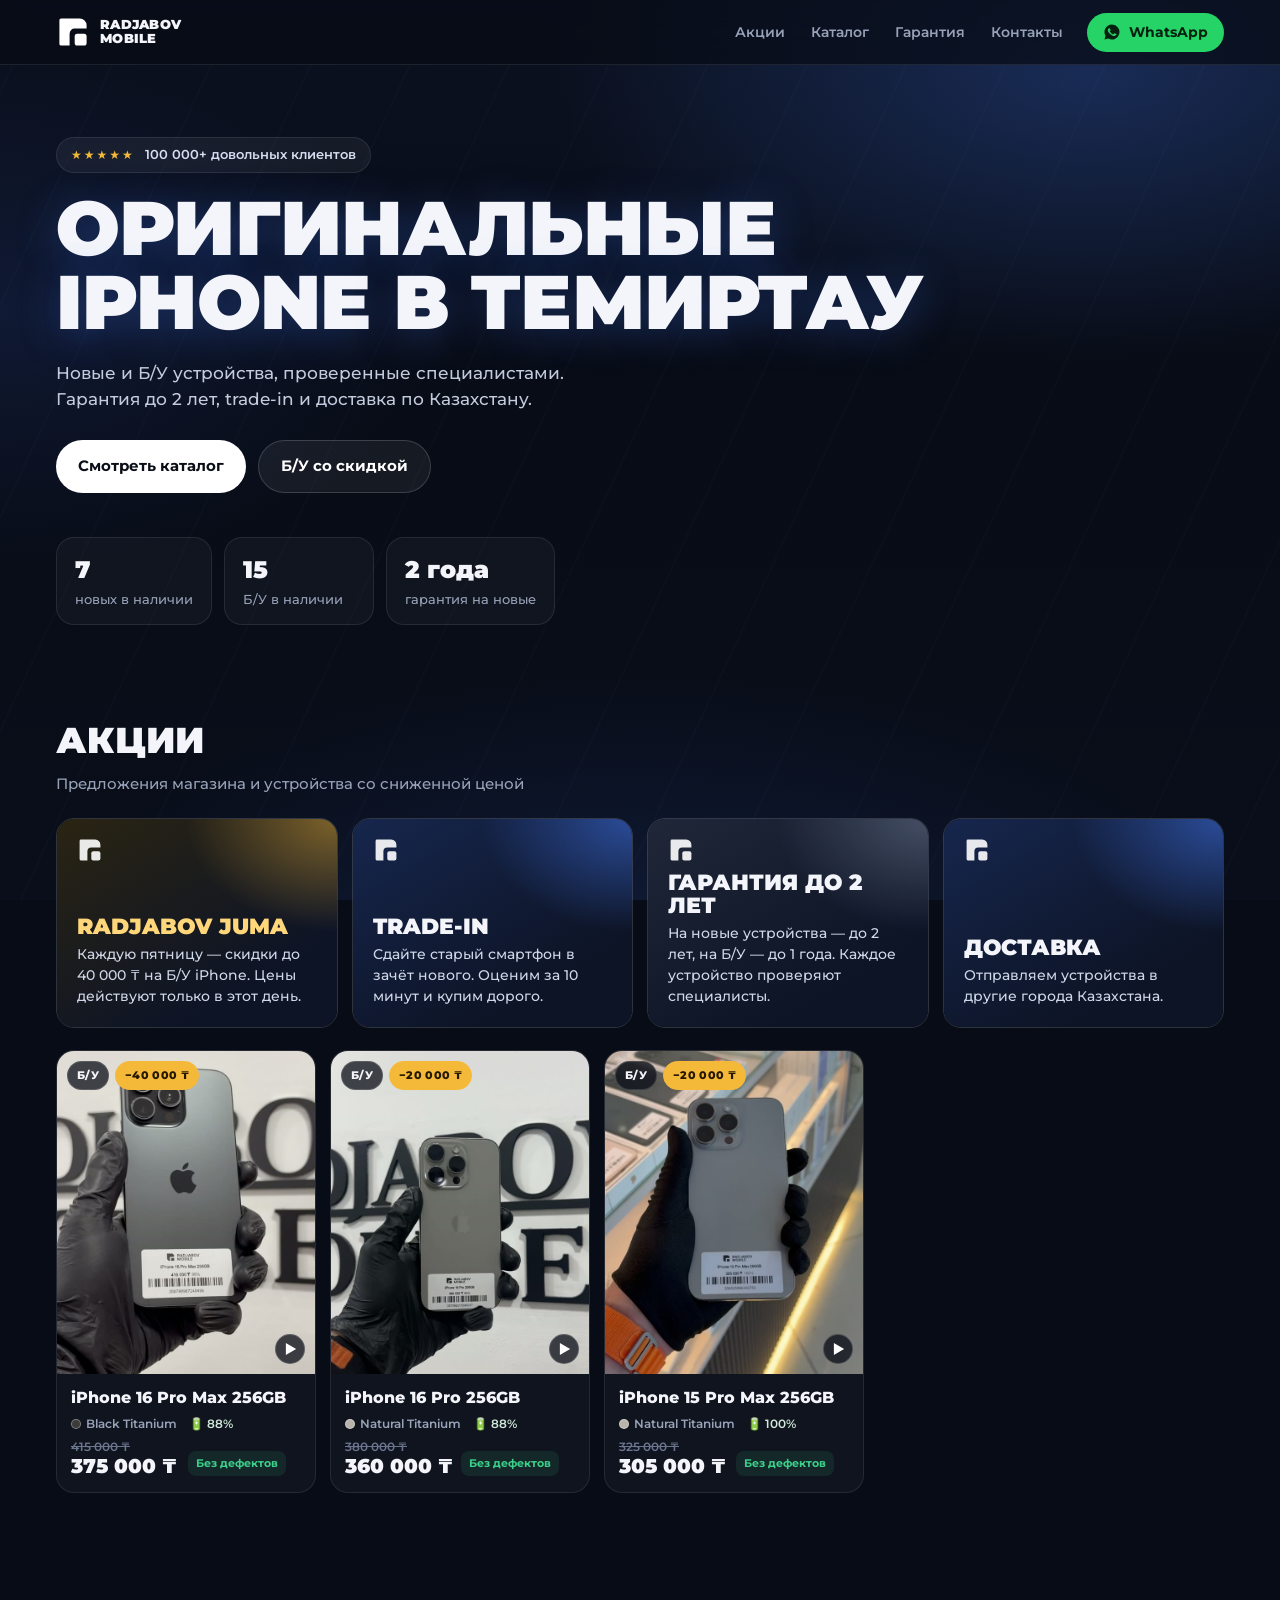
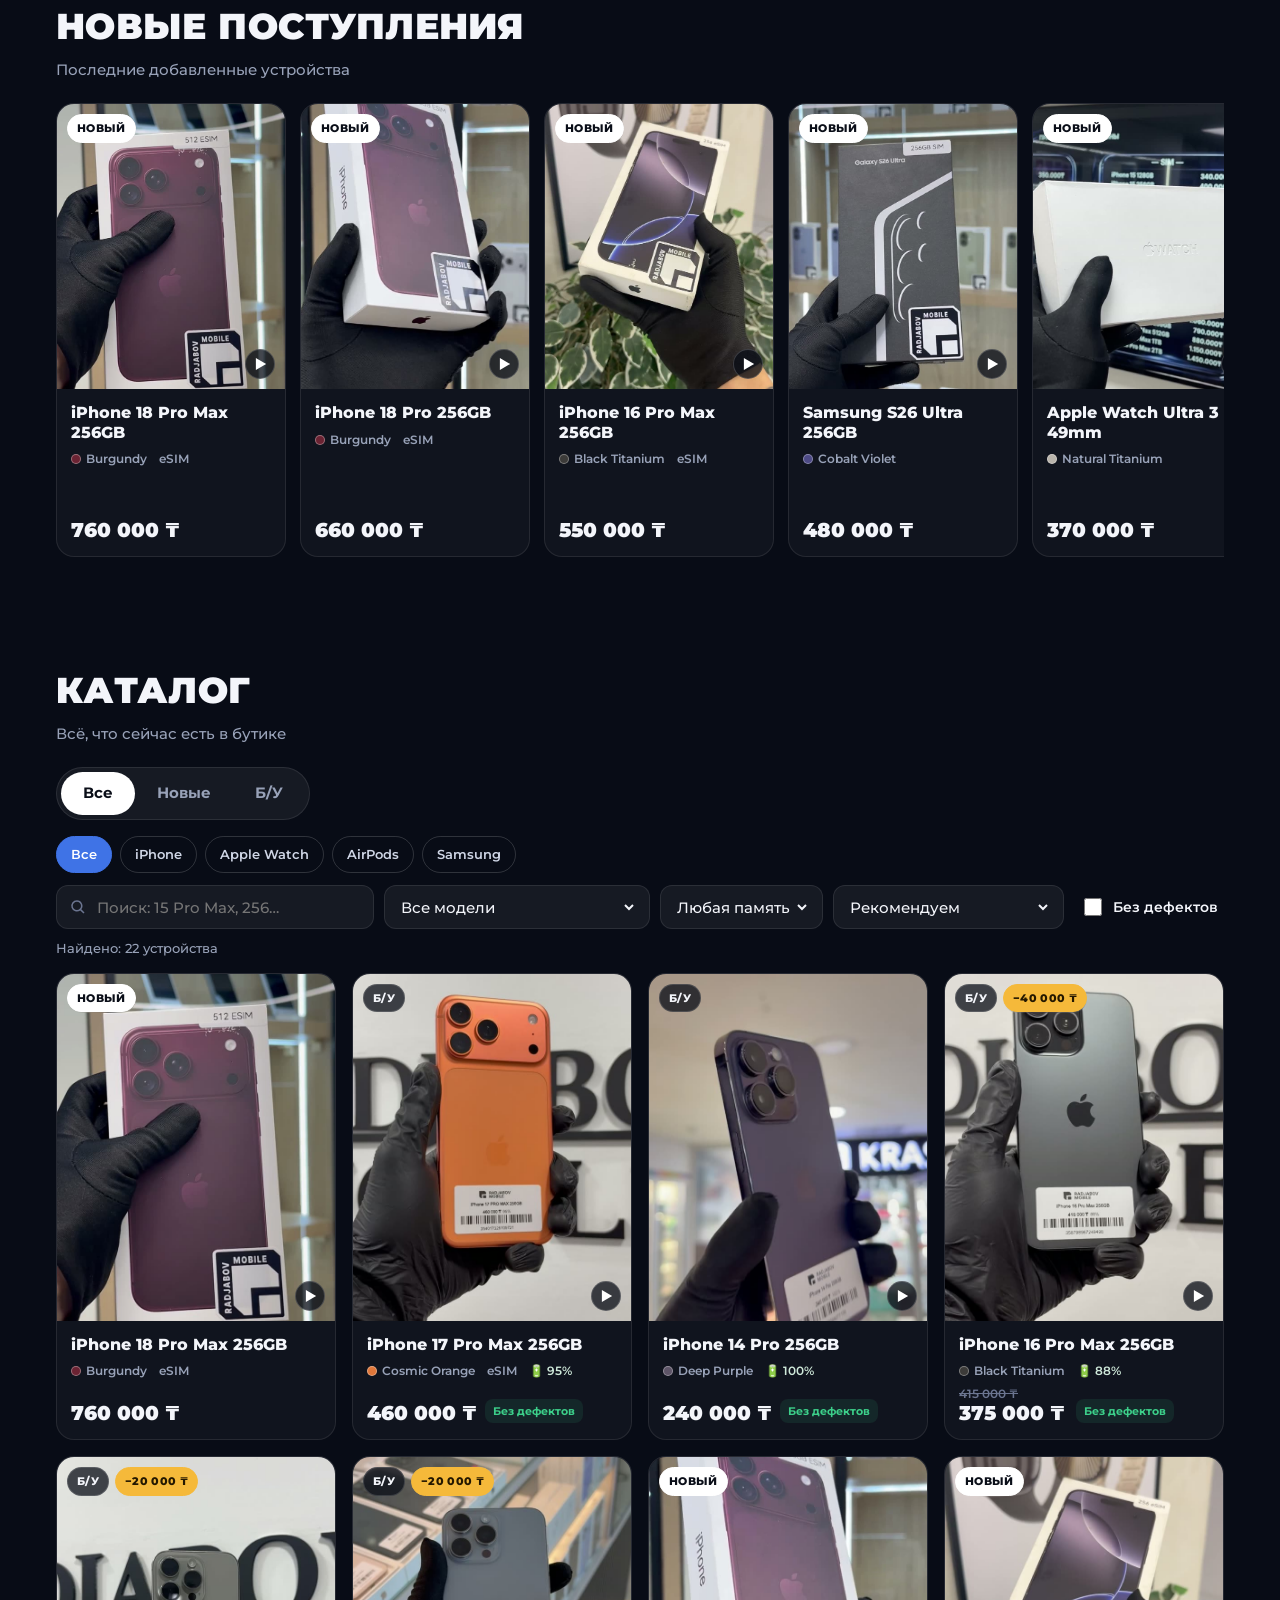
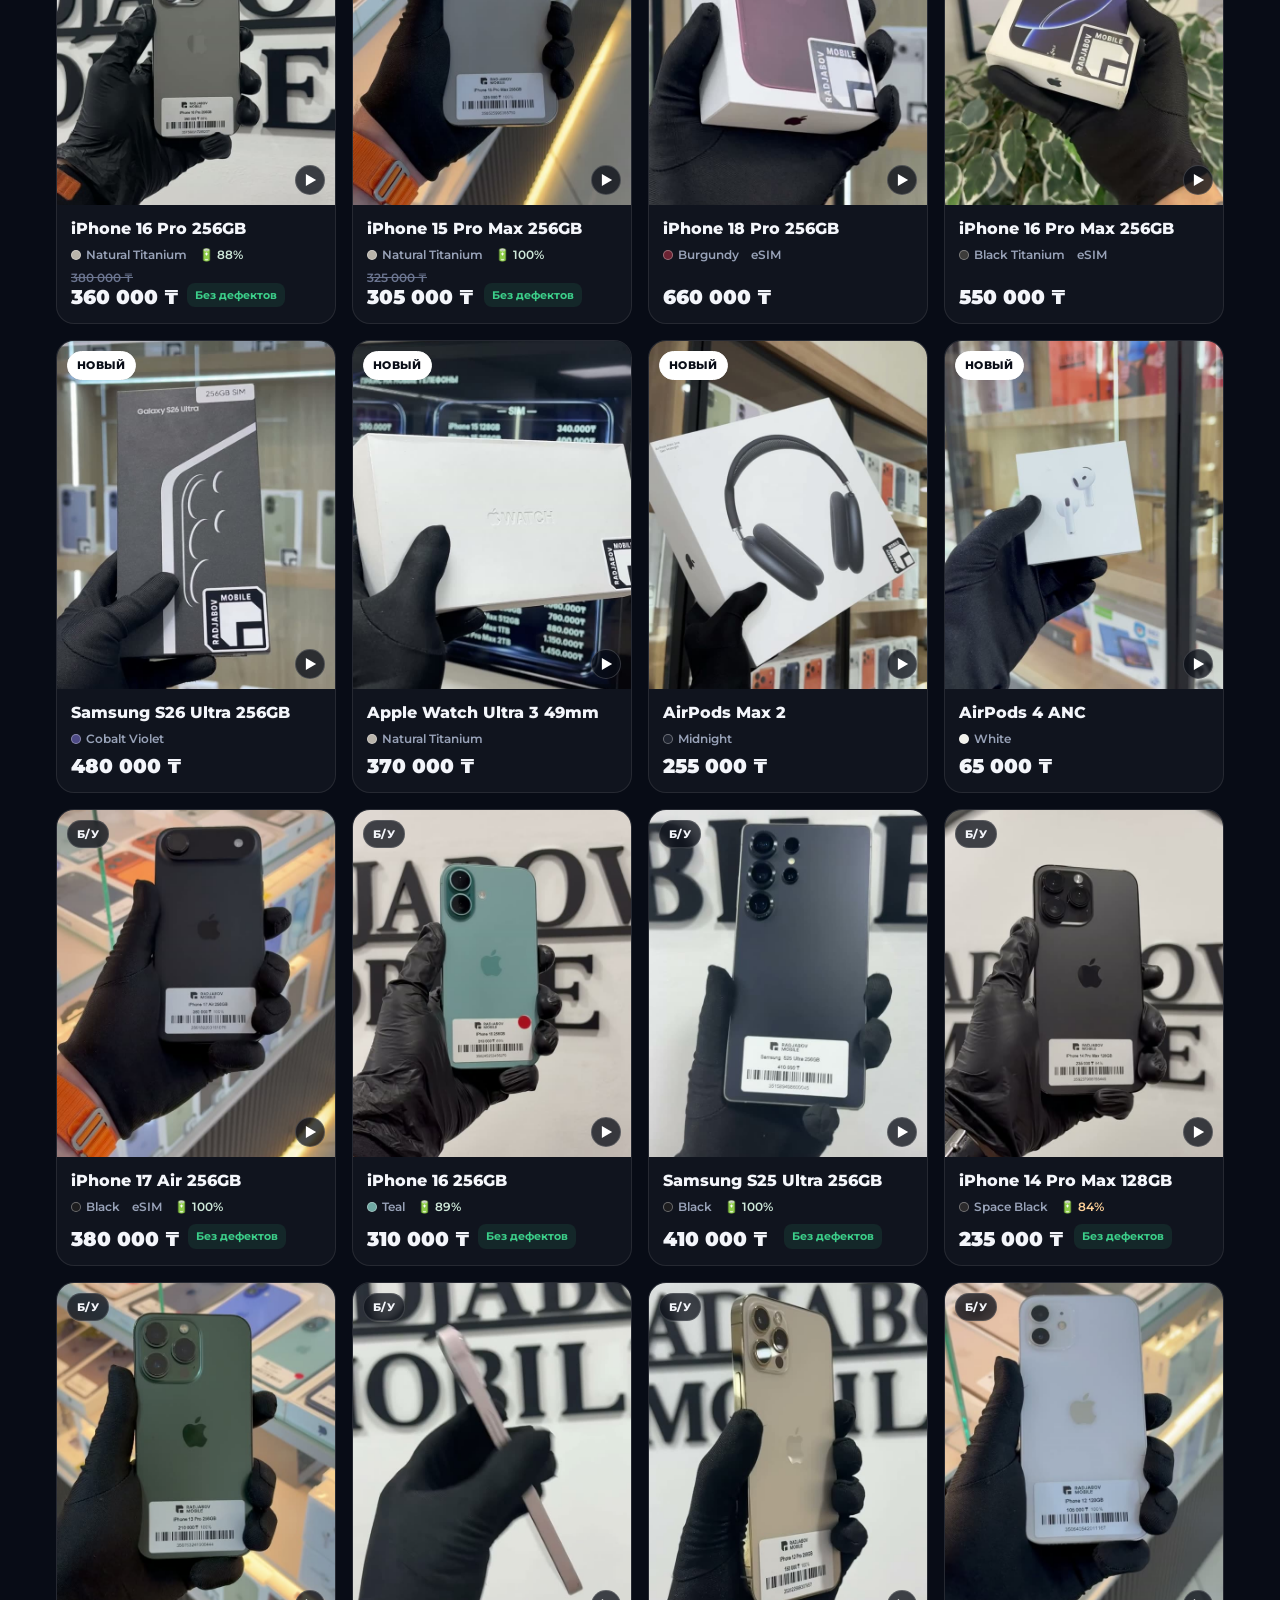
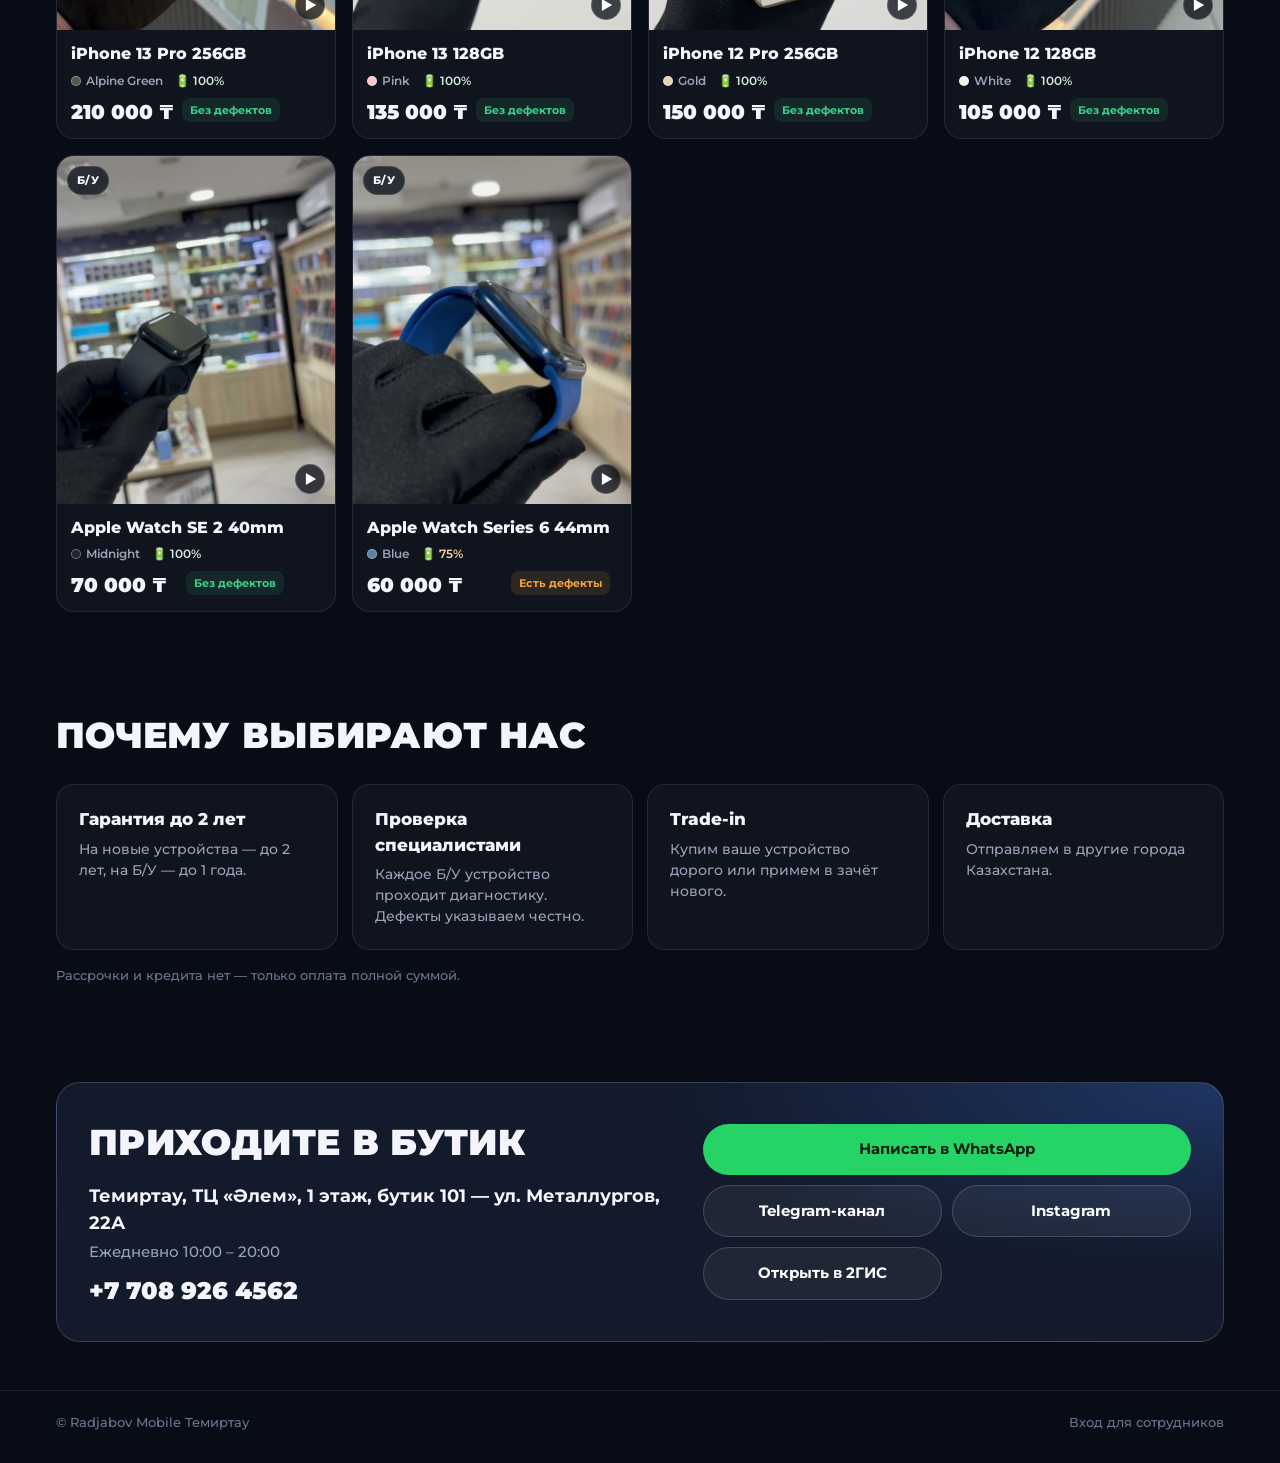
<file: index.html>
<!doctype html>
<html lang="ru">
<head>
<meta charset="utf-8">
<meta name="viewport" content="width=device-width, initial-scale=1, viewport-fit=cover">
<title>Radjabov Mobile Темиртау — оригинальные iPhone, новые и Б/У</title>
<meta name="description" content="Оригинальные iPhone, Apple Watch и AirPods в Темиртау. Новые и Б/У устройства с гарантией до 2 лет. Trade-in, доставка по Казахстану. ТЦ «Әлем», бутик 101.">
<meta name="theme-color" content="#0a0e18">
<link rel="preconnect" href="https://fonts.googleapis.com">
<link rel="preconnect" href="https://fonts.gstatic.com" crossorigin>
<link href="https://fonts.googleapis.com/css2?family=Montserrat:wght@500;600;700;800;900&display=swap" rel="stylesheet">
<link rel="stylesheet" href="styles.css">
</head>
<body>
<div class="sky" aria-hidden="true"></div>

<header class="top">
  <div class="wrap top__in">
    <a href="#" class="brand" aria-label="Radjabov Mobile">
      <span class="brand__mark" id="logoMark"></span>
      <span class="brand__name">RADJABOV<br>MOBILE</span>
    </a>
    <nav class="nav" id="nav">
      <a href="#promo">Акции</a>
      <a href="#catalog">Каталог</a>
      <a href="#why">Гарантия</a>
      <a href="#contacts">Контакты</a>
    </nav>
    <a class="btn btn--wa top__wa" id="topWa" target="_blank" rel="noopener"><svg viewBox="0 0 24 24"><path d="M12 2a10 10 0 0 0-8.6 15.1L2 22l5-1.3A10 10 0 1 0 12 2zm5.3 14.1c-.2.6-1.3 1.2-1.8 1.2-.5.1-1 .2-3.3-.7-2.8-1.1-4.6-4-4.7-4.2-.1-.2-1.1-1.5-1.1-2.9s.7-2 1-2.3c.2-.3.5-.3.7-.3h.5c.2 0 .4 0 .6.5l.8 2c.1.2.1.4 0 .5l-.3.5-.4.4c-.1.1-.3.3-.1.6.2.3.8 1.3 1.7 2.1 1.2 1 2.1 1.4 2.4 1.5.3.1.5.1.6-.1l.9-1.1c.2-.3.4-.2.7-.1l1.9.9c.3.1.5.2.5.3.1.2.1.7-.1 1.2z" fill="currentColor"/></svg><span>WhatsApp</span></a>
  </div>
</header>

<main>
  <!-- HERO -->
  <section class="hero">
    <div class="wrap hero__in">
      <p class="eyebrow"><span class="stars">★★★★★</span> 100 000+ довольных клиентов</p>
      <h1>ОРИГИНАЛЬНЫЕ IPHONE <span class="nowrap">В ТЕМИРТАУ</span></h1>
      <p class="hero__lead">Новые и Б/У устройства, проверенные специалистами. Гарантия до&nbsp;2&nbsp;лет, trade-in и доставка по&nbsp;Казахстану.</p>
      <div class="hero__cta">
        <a href="#catalog" class="btn btn--light">Смотреть каталог</a>
        <a href="#catalog" class="btn btn--glass" data-jump="used">Б/У со скидкой</a>
      </div>
      <ul class="hero__facts">
        <li><b id="cntNew">0</b><span>новых в наличии</span></li>
        <li><b id="cntUsed">0</b><span>Б/У в наличии</span></li>
        <li><b>2 года</b><span>гарантия на новые</span></li>
      </ul>
    </div>
  </section>

  <!-- АКЦИИ -->
  <section class="sec" id="promo">
    <div class="wrap">
      <div class="sec__head">
        <h2>АКЦИИ</h2>
        <p>Предложения магазина и устройства со сниженной ценой</p>
      </div>
      <div class="promos" id="promos"></div>
      <div class="rail" id="saleRail"></div>
    </div>
  </section>

  <!-- НОВЫЕ ПОСТУПЛЕНИЯ -->
  <section class="sec" id="fresh">
    <div class="wrap">
      <div class="sec__head sec__head--row">
        <div><h2>НОВЫЕ ПОСТУПЛЕНИЯ</h2><p>Последние добавленные устройства</p></div>
      </div>
      <div class="rail" id="freshRail"></div>
    </div>
  </section>

  <!-- КАТАЛОГ -->
  <section class="sec" id="catalog">
    <div class="wrap">
      <div class="sec__head"><h2>КАТАЛОГ</h2><p>Всё, что сейчас есть в бутике</p></div>

      <div class="seg" role="tablist" id="condTabs">
        <button data-cond="all" class="is-on" role="tab">Все</button>
        <button data-cond="new" role="tab">Новые</button>
        <button data-cond="used" role="tab">Б/У</button>
      </div>

      <div class="filters">
        <div class="chips" id="catChips"></div>
        <div class="filters__row">
          <label class="field field--search"><svg viewBox="0 0 24 24"><path d="M10.5 3a7.5 7.5 0 0 1 5.9 12.1l4.3 4.3-1.4 1.4-4.3-4.3A7.5 7.5 0 1 1 10.5 3zm0 2a5.5 5.5 0 1 0 0 11 5.5 5.5 0 0 0 0-11z" fill="currentColor"/></svg><input id="q" type="search" placeholder="Поиск: 15 Pro Max, 256…" autocomplete="off"></label>
          <label class="field"><select id="modelSel"><option value="">Все модели</option></select></label>
          <label class="field"><select id="memSel"><option value="">Любая память</option></select></label>
          <label class="field"><select id="sortSel">
            <option value="rec">Рекомендуем</option>
            <option value="new">Недавно добавленные</option>
            <option value="cheap">Сначала дешевле</option>
            <option value="exp">Сначала дороже</option>
          </select></label>
          <label class="check"><input type="checkbox" id="noDef"><span>Без дефектов</span></label>
        </div>
      </div>

      <p class="found" id="found"></p>
      <div class="grid" id="grid"></div>
      <div class="empty" id="empty" hidden>
        <p>Ничего не нашли по этим фильтрам.</p>
        <button class="btn btn--glass" id="resetF">Сбросить фильтры</button>
      </div>
    </div>
  </section>

  <!-- ПОЧЕМУ МЫ -->
  <section class="sec" id="why">
    <div class="wrap">
      <div class="sec__head"><h2>ПОЧЕМУ ВЫБИРАЮТ НАС</h2></div>
      <div class="why">
        <article><b>Гарантия до 2 лет</b><p>На новые устройства — до 2 лет, на Б/У — до 1 года.</p></article>
        <article><b>Проверка специалистами</b><p>Каждое Б/У устройство проходит диагностику. Дефекты указываем честно.</p></article>
        <article><b>Trade-in</b><p>Купим ваше устройство дорого или примем в зачёт нового.</p></article>
        <article><b>Доставка</b><p>Отправляем в другие города Казахстана.</p></article>
      </div>
      <p class="note">Рассрочки и кредита нет — только оплата полной суммой.</p>
    </div>
  </section>

  <!-- КОНТАКТЫ -->
  <section class="sec" id="contacts">
    <div class="wrap">
      <div class="contact">
        <div>
          <h2>ПРИХОДИТЕ В БУТИК</h2>
          <p class="contact__addr" id="cAddr"></p>
          <p class="contact__hours" id="cHours"></p>
          <p class="contact__phone"><a id="cPhone"></a></p>
        </div>
        <div class="contact__btns">
          <a class="btn btn--wa" id="cWa" target="_blank" rel="noopener">Написать в WhatsApp</a>
          <a class="btn btn--glass" id="cTg" target="_blank" rel="noopener">Telegram-канал</a>
          <a class="btn btn--glass" id="cIg" target="_blank" rel="noopener">Instagram</a>
          <a class="btn btn--glass" id="cMap" target="_blank" rel="noopener">Открыть в 2ГИС</a>
        </div>
      </div>
    </div>
  </section>
</main>

<footer class="foot">
  <div class="wrap foot__in">
    <span>© Radjabov Mobile Темиртау</span>
    <a href="admin.html" class="foot__admin">Вход для сотрудников</a>
  </div>
</footer>

<!-- Карточка товара -->
<div class="modal" id="modal" hidden>
  <div class="modal__bg" data-close></div>
  <div class="modal__box" role="dialog" aria-modal="true" aria-labelledby="mTitle">
    <button class="modal__x" data-close aria-label="Закрыть">×</button>
    <div class="pd">
      <div class="pd__media">
        <div class="pd__stage" id="mStage"></div>
        <div class="pd__thumbs" id="mThumbs"></div>
      </div>
      <div class="pd__info" id="mInfo"></div>
    </div>
  </div>
</div>

<script src="common.js"></script>
<script src="app.js"></script>
</body>
</html>
</file>
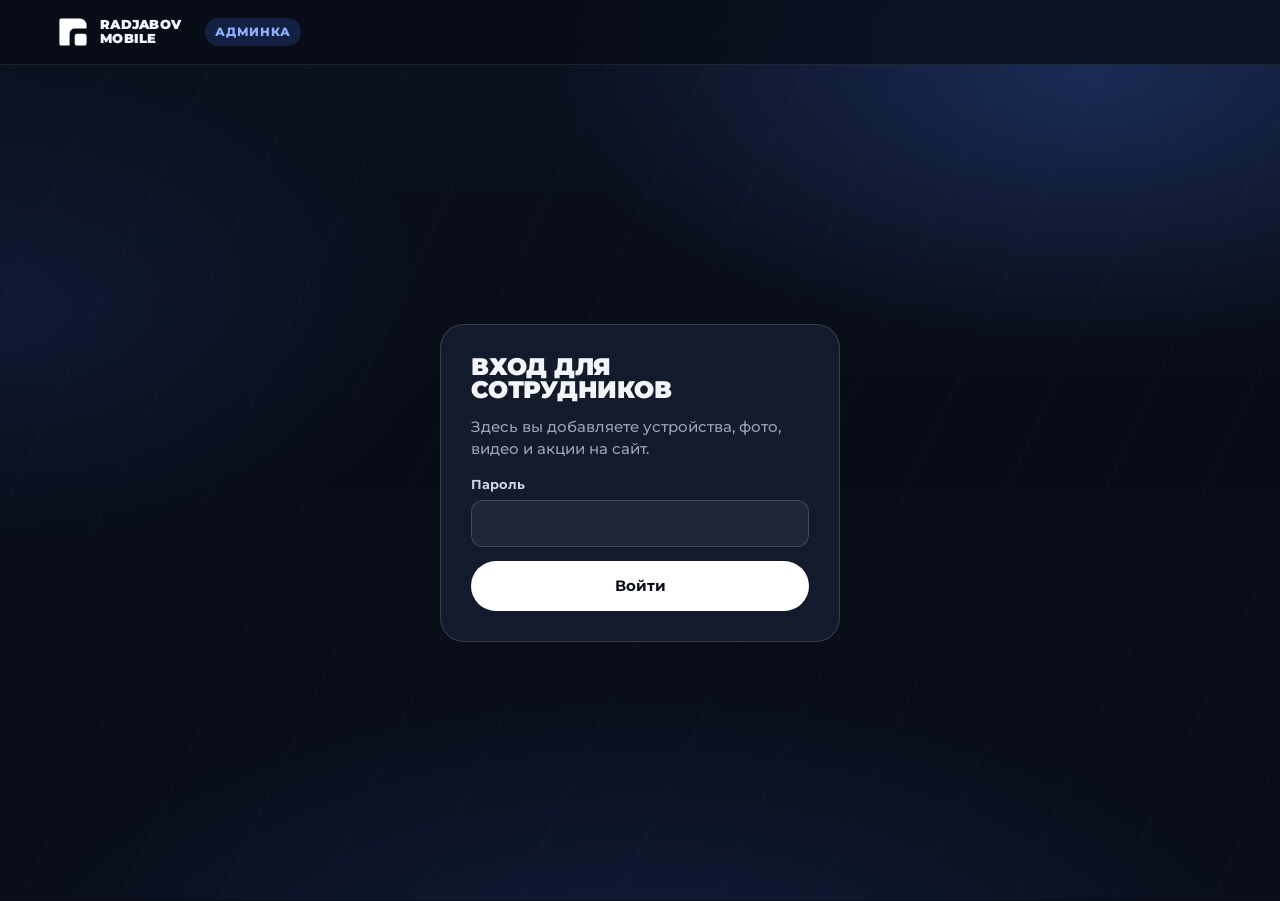
<file: admin.html>
<!doctype html>
<html lang="ru">
<head>
<meta charset="utf-8">
<meta name="viewport" content="width=device-width, initial-scale=1, viewport-fit=cover">
<title>Админка — Radjabov Mobile</title>
<meta name="robots" content="noindex">
<meta name="theme-color" content="#0a0e18">
<link rel="preconnect" href="https://fonts.googleapis.com">
<link rel="preconnect" href="https://fonts.gstatic.com" crossorigin>
<link href="https://fonts.googleapis.com/css2?family=Montserrat:wght@500;600;700;800;900&display=swap" rel="stylesheet">
<link rel="stylesheet" href="styles.css">
<link rel="stylesheet" href="admin.css">
</head>
<body class="adm">
<div class="sky" aria-hidden="true"></div>

<header class="top">
  <div class="wrap top__in">
    <a href="index.html" class="brand"><span class="brand__mark" id="logoMark"></span><span class="brand__name">RADJABOV<br>MOBILE</span></a>
    <span class="adm__tag">Админка</span>
    <div class="adm__right" id="headRight" hidden>
      <a href="index.html" target="_blank" class="btn btn--glass btn--sm">Открыть сайт ↗</a>
      <button class="btn btn--glass btn--sm" id="logout">Выйти</button>
    </div>
  </div>
</header>

<!-- Вход -->
<section class="login" id="loginView">
  <form class="login__box" id="loginForm">
    <h1>ВХОД ДЛЯ СОТРУДНИКОВ</h1>
    <p>Здесь вы добавляете устройства, фото, видео и акции на сайт.</p>
    <label class="lbl">Пароль<input type="password" id="pw" autocomplete="current-password" required></label>
    <p class="err" id="loginErr" hidden></p>
    <button class="btn btn--light" type="submit" id="loginBtn">Войти</button>
  </form>
</section>

<!-- Рабочая область -->
<main class="wrap app" id="appView" hidden>
  <nav class="tabs" id="tabs">
    <button data-tab="items" class="is-on">Устройства <span id="nItems"></span></button>
    <button data-tab="promos">Акции <span id="nPromos"></span></button>
    <button data-tab="settings">Контакты</button>
  </nav>

  <!-- Устройства -->
  <section id="tab-items">
    <div class="bar">
      <label class="field field--search"><svg viewBox="0 0 24 24"><path d="M10.5 3a7.5 7.5 0 0 1 5.9 12.1l4.3 4.3-1.4 1.4-4.3-4.3A7.5 7.5 0 1 1 10.5 3zm0 2a5.5 5.5 0 1 0 0 11 5.5 5.5 0 0 0 0-11z" fill="currentColor"/></svg><input id="q" type="search" placeholder="Найти устройство"></label>
      <label class="field"><select id="fSel">
        <option value="">Все</option><option value="new">Новые</option><option value="used">Б/У</option>
        <option value="available">В наличии</option><option value="reserved">Забронированы</option><option value="sold">Проданы</option><option value="hidden">Скрыты</option>
      </select></label>
      <button class="btn btn--light" id="addItem">＋ Добавить устройство</button>
    </div>
    <div class="list" id="list"></div>
  </section>

  <!-- Акции -->
  <section id="tab-promos" hidden>
    <div class="bar"><p class="muted">Баннеры в разделе «Акции» на сайте. Скидка на конкретное устройство ставится в его карточке — полем «Старая цена».</p><button class="btn btn--light" id="addPromo">＋ Добавить акцию</button></div>
    <div class="promo-list" id="promoList"></div>
  </section>

  <!-- Контакты -->
  <section id="tab-settings" hidden>
    <form class="panel set" id="setForm">
      <label class="lbl">Город<input name="city"></label>
      <label class="lbl">Адрес<input name="address"></label>
      <label class="lbl">Часы работы<input name="hours"></label>
      <label class="lbl">Телефон<input name="phone"></label>
      <label class="lbl">WhatsApp (только цифры)<input name="whatsapp" inputmode="numeric"></label>
      <label class="lbl">Telegram-канал (без @)<input name="telegram"></label>
      <label class="lbl">Instagram (без @)<input name="instagram"></label>
      <label class="lbl">Ссылка на 2ГИС<input name="map"></label>
      <button class="btn btn--light" type="submit">Сохранить контакты</button>
    </form>
  </section>
</main>

<!-- Редактор устройства -->
<div class="sheet" id="sheet" hidden>
  <div class="sheet__bg" data-x></div>
  <form class="sheet__box" id="itemForm" novalidate>
    <header class="sheet__head">
      <h2 id="sheetTitle">Новое устройство</h2>
      <button type="button" class="modal__x" data-x aria-label="Закрыть">×</button>
    </header>
    <div class="sheet__body">
      <div class="form">

        <fieldset>
          <legend>Что продаём</legend>
          <div class="seg seg--sm" id="condSeg">
            <button type="button" data-v="used">Б/У</button>
            <button type="button" data-v="new">Новый</button>
          </div>
          <label class="lbl">Категория<select name="cat" id="catSel"></select></label>
          <label class="lbl">Модель<span id="modelWrap"></span></label>
          <div class="lbl">Память<div class="pills" id="memPills"></div></div>
          <label class="lbl">Цвет
            <span class="color-in"><span class="dot" id="colorDot"></span><input name="color" list="colorList" placeholder="Например, Deep Purple"></span>
            <datalist id="colorList"></datalist>
          </label>
          <div class="lbl" id="simRow">SIM<div class="pills" id="simPills"></div></div>
          <label class="lbl" id="batRow">Состояние аккумулятора, %
            <span class="range"><input type="range" min="50" max="100" name="battery"><b id="batOut">100%</b></span>
          </label>
        </fieldset>

        <fieldset>
          <legend>Цена</legend>
          <div class="two">
            <label class="lbl">Цена, ₸<input name="price" inputmode="numeric" placeholder="235 000" required></label>
            <label class="lbl">Старая цена (для акции), ₸<input name="oldPrice" inputmode="numeric" placeholder="необязательно"></label>
          </div>
        </fieldset>

        <fieldset id="defSet">
          <legend>Дефекты</legend>
          <div class="seg seg--sm" id="defSeg">
            <button type="button" data-v="0">✓ Дефектов нет</button>
            <button type="button" data-v="1">⚠ Есть дефекты</button>
          </div>
          <div id="defBox" hidden>
            <div class="checks" id="defChecks"></div>
            <label class="lbl">Подробнее о дефектах<textarea name="defectsNote" rows="2" placeholder="Например: небольшая царапина на рамке у кнопки громкости"></textarea></label>
          </div>
        </fieldset>

        <fieldset>
          <legend>Фото и видео</legend>
          <div class="drop" id="drop">
            <input type="file" id="photoIn" accept="image/*" multiple hidden>
            <input type="file" id="videoIn" accept="video/*" hidden>
            <div class="tiles" id="tiles"></div>
            <div class="drop__btns">
              <button type="button" class="btn btn--glass btn--sm" id="addPhotos">＋ Фото</button>
              <button type="button" class="btn btn--glass btn--sm" id="addVideo">＋ Видео</button>
            </div>
            <p class="muted small">Первое фото — обложка. Можно перетащить файлы сюда. Видео — одно, до 80 МБ.</p>
          </div>
        </fieldset>

        <fieldset>
          <legend>Описание</legend>
          <label class="lbl">Текст объявления<textarea name="desc" rows="4" placeholder="Состояние, что проверено, особенности"></textarea></label>
          <div class="lbl">Комплект<div class="checks" id="kitChecks"></div></div>
          <div class="two">
            <label class="lbl">Гарантия<select name="warranty" id="warSel"></select></label>
            <label class="lbl">Статус<select name="status" id="stSel"></select></label>
          </div>
          <label class="check"><input type="checkbox" name="featured"><span>Показывать первым в каталоге</span></label>
        </fieldset>
      </div>

      <aside class="preview">
        <p class="muted small">Так карточка будет выглядеть на сайте</p>
        <div id="pv"></div>
      </aside>
    </div>
    <footer class="sheet__foot">
      <button type="button" class="btn btn--glass" data-x>Отмена</button>
      <button type="submit" class="btn btn--light" id="saveItem">Сохранить</button>
    </footer>
  </form>
</div>

<div class="toast" id="toast" role="status"></div>

<script src="common.js"></script>
<script src="admin.js"></script>
</body>
</html>
</file>
<file: styles.css>
:root{
  --bg:#080c16; --bg2:#0f1524; --panel:#121a2b; --card:rgba(255,255,255,.035); --card2:rgba(255,255,255,.06);
  --line:rgba(255,255,255,.09); --line2:rgba(255,255,255,.16);
  --text:#f3f5fa; --muted:#98a2b8; --dim:#6b7590;
  --blue:#3f73e6; --blue2:#8fb0ff; --gold:#f5b93a; --green:#3ccf8a; --amber:#f2a13a; --red:#ff5d5d;
  --wa:#25d366;
  --r:18px; --r-sm:12px;
  --font:'Montserrat',system-ui,-apple-system,'Segoe UI',sans-serif;
}
*{box-sizing:border-box}
html{scroll-behavior:smooth;scroll-padding-top:76px}
body{margin:0;background:var(--bg);color:var(--text);font:500 15px/1.5 var(--font);-webkit-font-smoothing:antialiased;overflow-x:hidden}
img,video{display:block;max-width:100%}
a{color:inherit;text-decoration:none}
button,input,select,textarea{font:inherit;color:inherit}
button{cursor:pointer}
[hidden]{display:none!important}
.wrap{width:100%;max-width:1200px;margin:0 auto;padding:0 16px}
.nowrap{white-space:nowrap}

/* фон: синий «шёлк», как в постах бренда */
.sky{position:fixed;inset:0;z-index:-1;pointer-events:none;
  background:
    radial-gradient(60% 45% at 85% 8%, rgba(63,115,230,.28), transparent 70%),
    radial-gradient(50% 40% at 0% 35%, rgba(40,70,150,.22), transparent 70%),
    radial-gradient(70% 50% at 50% 110%, rgba(30,55,120,.35), transparent 70%),
    linear-gradient(180deg,#0b1120 0%,#080c16 45%,#090e1a 100%)}
.sky::after{content:"";position:absolute;inset:0;opacity:.5;
  background:repeating-linear-gradient(115deg,transparent 0 38px,rgba(143,176,255,.035) 38px 40px,transparent 40px 90px)}

/* header */
.top{position:sticky;top:0;z-index:20;background:rgba(8,12,22,.72);backdrop-filter:blur(14px);-webkit-backdrop-filter:blur(14px);border-bottom:1px solid var(--line)}
.top__in{display:flex;align-items:center;gap:24px;height:64px}
.brand{display:flex;align-items:center;gap:10px}
.brand__mark{width:34px;height:34px;color:#fff;display:block}
.brand__mark svg{width:100%;height:100%;display:block}
.brand__name{font-weight:900;font-size:13px;line-height:1.05;letter-spacing:.02em}
.nav{display:flex;gap:26px;margin-left:auto;font-weight:600;font-size:14px;color:var(--muted)}
.nav a:hover{color:#fff}
.top__wa{padding:9px 16px!important;font-size:14px!important}
.top__wa svg{width:18px;height:18px}

/* buttons */
.btn{display:inline-flex;align-items:center;justify-content:center;gap:8px;padding:14px 22px;border-radius:999px;border:0;font-weight:700;font-size:15px;transition:transform .15s,background .15s,border-color .15s;white-space:nowrap}
.btn:active{transform:scale(.97)}
.btn--light{background:#fff;color:#0a0e18}
.btn--light:hover{background:#e6ecff}
.btn--glass{background:rgba(255,255,255,.06);border:1px solid var(--line2);color:#fff}
.btn--glass:hover{background:rgba(255,255,255,.12)}
.btn--wa{background:var(--wa);color:#04210f}
.btn--wa:hover{background:#3be37c}
.btn svg{flex:none}

/* hero */
.hero{padding:72px 0 40px;position:relative}
.hero__in{position:relative}
.eyebrow{display:inline-flex;align-items:center;gap:10px;margin:0 0 18px;padding:7px 14px;border-radius:999px;background:rgba(255,255,255,.05);border:1px solid var(--line);font-size:13px;font-weight:600;color:#d7def0}
.stars{color:var(--gold);letter-spacing:2px;font-size:12px}
h1{margin:0;font-weight:900;font-size:clamp(34px,7vw,76px);line-height:.98;letter-spacing:-.01em;max-width:900px;text-shadow:0 6px 40px rgba(63,115,230,.35)}
.hero__lead{max-width:560px;margin:22px 0 28px;color:#c3cbdd;font-size:17px}
.hero__cta{display:flex;gap:12px;flex-wrap:wrap}
.hero__facts{list-style:none;padding:0;margin:44px 0 0;display:flex;gap:12px;flex-wrap:wrap}
.hero__facts li{padding:14px 18px;border-radius:var(--r);background:var(--card);border:1px solid var(--line);min-width:150px}
.hero__facts b{display:block;font-size:24px;font-weight:900}
.hero__facts span{font-size:13px;color:var(--muted)}

/* sections */
.sec{padding:48px 0}
.sec__head{margin-bottom:22px}
.sec__head h2,.contact h2{margin:0;font-weight:900;font-size:clamp(24px,4vw,36px);letter-spacing:.01em}
.sec__head p{margin:6px 0 0;color:var(--muted)}

/* promos */
.promos{display:grid;grid-template-columns:repeat(4,1fr);gap:14px;margin-bottom:22px}
@media (max-width:1000px){.promos{grid-template-columns:repeat(2,1fr)}}
@media (max-width:560px){.promos{grid-auto-flow:column;grid-template-columns:none;grid-auto-columns:80%;overflow-x:auto;scroll-snap-type:x mandatory;padding-bottom:6px}.promos>*{scroll-snap-align:start}}
.promo{position:relative;overflow:hidden;border-radius:var(--r);padding:22px 20px 20px;min-height:160px;border:1px solid var(--line2);display:flex;flex-direction:column;justify-content:flex-end;isolation:isolate}
.promo::before{content:"";position:absolute;inset:0;z-index:-1;background:linear-gradient(150deg,#1b2a52,#0d1426 70%)}
.promo--gold::before{background:radial-gradient(90% 90% at 100% 0%,rgba(245,185,58,.45),transparent 60%),linear-gradient(150deg,#2a2412,#0d1426 75%)}
.promo--steel::before{background:radial-gradient(90% 90% at 100% 0%,rgba(180,195,225,.3),transparent 60%),linear-gradient(150deg,#1f2738,#0d1426 75%)}
.promo--blue::before{background:radial-gradient(90% 90% at 100% 0%,rgba(63,115,230,.55),transparent 60%),linear-gradient(150deg,#16264d,#0d1426 75%)}
.promo__img{position:absolute;inset:0;z-index:-1;width:100%;height:100%;object-fit:cover;opacity:.45}
.promo__mark{position:absolute;top:18px;left:20px;width:26px;height:26px;color:#fff;opacity:.9}
.promo h3{margin:30px 0 6px;font-weight:900;font-size:22px;line-height:1.05}
.promo p{margin:0;color:#d0d7e8;font-size:14px}
.promo--gold h3{color:#ffd77a}

/* rails */
.rail{display:grid;grid-auto-flow:column;grid-auto-columns:minmax(230px,260px);gap:14px;overflow-x:auto;padding-bottom:10px;scroll-snap-type:x mandatory;scrollbar-width:thin;scrollbar-color:var(--line2) transparent}
.rail>*{scroll-snap-align:start}
.rail:empty{display:none}

/* segmented + filters */
.seg{display:inline-flex;padding:4px;border-radius:999px;background:var(--card2);border:1px solid var(--line);margin-bottom:16px}
.seg button{border:0;background:none;padding:10px 22px;border-radius:999px;font-weight:700;color:var(--muted)}
.seg button.is-on{background:#fff;color:#0a0e18}
.filters{display:flex;flex-direction:column;gap:12px;margin-bottom:10px}
.chips{display:flex;gap:8px;flex-wrap:wrap}
.chip{border:1px solid var(--line2);background:transparent;border-radius:999px;padding:8px 14px;font-weight:600;font-size:13px;color:#cfd6e6}
.chip.is-on{background:var(--blue);border-color:var(--blue);color:#fff}
.filters__row{display:flex;gap:10px;flex-wrap:wrap;align-items:center}
.field{display:flex;align-items:center;gap:8px;background:var(--card2);border:1px solid var(--line);border-radius:var(--r-sm);padding:0 12px;height:44px}
.field svg{width:18px;height:18px;color:var(--dim);flex:none}
.field input,.field select{background:none;border:0;outline:0;height:100%;min-width:0}
.field select{padding-right:4px;cursor:pointer}
.field select option{background:#121a2b}
.field--search{flex:1 1 240px}
.field--search input{width:100%}
.check{display:inline-flex;align-items:center;gap:8px;font-weight:600;font-size:14px;cursor:pointer;padding:0 6px}
.check input{width:18px;height:18px;accent-color:var(--blue)}
.found{color:var(--muted);font-size:13px;margin:4px 0 14px}

/* grid + card */
.grid{display:grid;grid-template-columns:repeat(auto-fill,minmax(240px,1fr));gap:16px}
.card{position:relative;display:flex;flex-direction:column;border-radius:var(--r);background:var(--card);border:1px solid var(--line);overflow:hidden;cursor:pointer;transition:transform .2s,border-color .2s,background .2s;text-align:left;padding:0}
.card:hover{transform:translateY(-3px);border-color:var(--line2);background:var(--card2)}
.card__media{position:relative;aspect-ratio:4/5;background:#0c1220;overflow:hidden}
.card__media img{width:100%;height:100%;object-fit:cover}
.card__media .ph{width:100%;height:100%}
.badges{position:absolute;top:10px;left:10px;right:10px;display:flex;gap:6px;flex-wrap:wrap}
.badge{font-size:11px;font-weight:800;letter-spacing:.03em;padding:5px 9px;border-radius:999px;background:rgba(8,12,22,.75);backdrop-filter:blur(6px);border:1px solid rgba(255,255,255,.14)}
.badge--new{background:#fff;color:#0a0e18;border-color:#fff}
.badge--sale{background:var(--gold);color:#241800;border-color:var(--gold)}
.badge--res{background:var(--amber);color:#2a1700;border-color:var(--amber)}
.card__vid{position:absolute;right:10px;bottom:10px;width:30px;height:30px;border-radius:50%;background:rgba(8,12,22,.75);display:grid;place-items:center;border:1px solid rgba(255,255,255,.18)}
.card__vid svg{width:12px;height:12px;margin-left:2px}
.card__body{padding:14px 14px 16px;display:flex;flex-direction:column;gap:8px;flex:1}
.card__title{font-weight:800;font-size:16px;line-height:1.2;margin:0}
.meta{display:flex;flex-wrap:wrap;gap:6px 12px;font-size:12px;color:var(--muted);font-weight:600}
.meta i{font-style:normal;display:inline-flex;align-items:center;gap:5px}
.dot{width:10px;height:10px;border-radius:50%;border:1px solid rgba(255,255,255,.35);display:inline-block}
.bat{color:#cfe9da}
.bat--low{color:#ffd29a}
.card__foot{margin-top:auto;display:flex;align-items:flex-end;justify-content:space-between;gap:8px}
.price{font-weight:900;font-size:20px;line-height:1}
.price s{display:block;font-size:12px;font-weight:600;color:var(--dim);margin-bottom:3px}
.def{font-size:11px;font-weight:700;padding:4px 8px;border-radius:8px;white-space:nowrap}
.def--ok{color:var(--green);background:rgba(60,207,138,.1)}
.def--bad{color:var(--amber);background:rgba(242,161,58,.12)}

.empty{text-align:center;padding:40px 0;color:var(--muted)}

/* why */
.why{display:grid;grid-template-columns:repeat(auto-fit,minmax(220px,1fr));gap:14px}
.why article{padding:22px;border-radius:var(--r);background:var(--card);border:1px solid var(--line)}
.why b{display:block;font-size:17px;font-weight:800;margin-bottom:6px}
.why p{margin:0;color:var(--muted);font-size:14px}
.note{margin:16px 0 0;color:var(--dim);font-size:13px}

/* contacts */
.contact{display:grid;grid-template-columns:1.2fr 1fr;gap:28px;align-items:center;padding:32px;border-radius:24px;border:1px solid var(--line2);background:radial-gradient(80% 120% at 100% 0%,rgba(63,115,230,.3),transparent 60%),var(--panel)}
.contact__addr{font-size:18px;font-weight:700;margin:14px 0 4px}
.contact__hours{color:var(--muted);margin:0 0 10px}
.contact__phone{font-size:24px;font-weight:900;margin:0}
.contact__btns{display:grid;grid-template-columns:1fr 1fr;gap:10px}
.contact__btns .btn--wa{grid-column:1/-1}

.foot{border-top:1px solid var(--line);padding:22px 0 30px;color:var(--dim);font-size:13px}
.foot__in{display:flex;gap:16px;flex-wrap:wrap;justify-content:space-between;align-items:center}
.foot__demo{color:var(--gold)}
.foot__admin:hover{color:#fff}

/* modal */
.modal{position:fixed;inset:0;z-index:50;display:flex;align-items:center;justify-content:center;padding:20px}
.modal__bg{position:absolute;inset:0;background:rgba(3,6,12,.78);backdrop-filter:blur(6px)}
.modal__box{position:relative;width:100%;max-width:1000px;max-height:calc(100vh - 40px);overflow:auto;background:var(--panel);border:1px solid var(--line2);border-radius:24px}
.modal__x{position:absolute;top:12px;right:12px;z-index:3;width:40px;height:40px;border-radius:50%;border:1px solid var(--line2);background:rgba(8,12,22,.7);font-size:24px;line-height:1}
.pd{display:grid;grid-template-columns:1fr 1fr}
.pd__media{padding:16px;border-right:1px solid var(--line)}
.pd__stage{aspect-ratio:4/5;border-radius:16px;overflow:hidden;background:#0a0f1c}
.pd__stage img,.pd__stage video{width:100%;height:100%;object-fit:cover;background:#000}
.pd__stage .ph{width:100%;height:100%}
.pd__thumbs{display:flex;gap:8px;margin-top:10px;overflow-x:auto}
.pd__thumbs button{position:relative;flex:none;width:62px;height:74px;border-radius:10px;overflow:hidden;border:2px solid transparent;padding:0;background:#0a0f1c}
.pd__thumbs button.is-on{border-color:#fff}
.pd__thumbs img{width:100%;height:100%;object-fit:cover}
.pd__thumbs .play{position:absolute;inset:0;display:grid;place-items:center;background:rgba(0,0,0,.35)}
.pd__thumbs .play svg{width:16px;height:16px}
.pd__info{padding:28px 26px}
.pd__tags{display:flex;gap:6px;flex-wrap:wrap;margin-bottom:12px}
.pd__info h3{margin:0;font-weight:900;font-size:28px;line-height:1.1}
.pd__price{margin:14px 0 18px;font-weight:900;font-size:32px}
.pd__price s{font-size:16px;color:var(--dim);font-weight:600;margin-left:10px}
.spec{display:grid;grid-template-columns:auto 1fr;gap:9px 18px;margin:0 0 18px;font-size:14px}
.spec dt{color:var(--muted)}
.spec dd{margin:0;font-weight:700}
.defbox{border-radius:14px;padding:14px 16px;margin-bottom:16px;font-size:14px}
.defbox b{display:block;margin-bottom:4px}
.defbox ul{margin:6px 0 0;padding-left:18px}
.defbox--ok{background:rgba(60,207,138,.08);border:1px solid rgba(60,207,138,.25)}
.defbox--ok b{color:var(--green)}
.defbox--bad{background:rgba(242,161,58,.08);border:1px solid rgba(242,161,58,.3)}
.defbox--bad b{color:var(--amber)}
.pd__desc{color:#c7cfe0;font-size:14px;margin:0 0 20px;white-space:pre-line}
.pd__buy{width:100%}
.pd__hint{font-size:12px;color:var(--dim);text-align:center;margin:10px 0 0}

/* mobile */
@media (max-width:860px){
  .nav{display:none}
  .top__wa{margin-left:auto}
  .contact{grid-template-columns:1fr;padding:22px}
  .pd{grid-template-columns:1fr}
  .pd__media{border-right:0;border-bottom:1px solid var(--line)}
  .pd__info{padding:22px 18px}
}
@media (max-width:560px){
  .hero{padding:44px 0 24px}
  .hero__lead{font-size:15px}
  .hero__facts li{min-width:0;flex:1 1 30%;padding:12px}
  .hero__facts b{font-size:18px}
  .hero__facts span{font-size:11px}
  .grid{grid-template-columns:1fr 1fr;gap:10px}
  .card__body{padding:10px 10px 12px;gap:6px}
  .card__title{font-size:14px}
  .price{font-size:16px}
  .card__foot{flex-direction:column;align-items:flex-start}
  .badge{font-size:10px;padding:4px 7px}
  .filters__row .field:not(.field--search){flex:1 1 45%}
  .field select{width:100%}
  .seg{display:flex}
  .seg button{flex:1;padding:10px 8px}
  .rail{grid-auto-columns:72%}
  .contact__btns{grid-template-columns:1fr}
  .modal{padding:0;align-items:flex-end}
  .modal__box{max-height:94vh;border-radius:22px 22px 0 0}
  .top__wa span{display:none}
  .top__wa{padding:10px!important}
}
</file>
<file: admin.css>
.adm__tag{font-size:12px;font-weight:800;letter-spacing:.06em;text-transform:uppercase;padding:5px 10px;border-radius:999px;background:rgba(63,115,230,.2);color:var(--blue2)}
.adm__right{margin-left:auto;display:flex;gap:8px}
.btn--sm{padding:9px 14px;font-size:13px}
.muted{color:var(--muted)}
.small{font-size:12px}
.linkbtn{background:none;border:0;color:var(--gold);font-weight:700;text-decoration:underline;padding:0}

/* login */
.login{min-height:calc(100vh - 64px);display:grid;place-items:center;padding:24px 16px}
.login__box{width:100%;max-width:400px;padding:30px;border-radius:24px;background:var(--panel);border:1px solid var(--line2);display:flex;flex-direction:column;gap:14px}
.login__box h1{font-size:24px;margin:0;font-weight:900;text-shadow:none}
.login__box p{margin:0;color:var(--muted)}
.err{color:var(--red)!important;font-weight:600}
.hint{font-size:13px;text-align:center}

/* form controls */
.lbl{display:flex;flex-direction:column;gap:6px;font-size:13px;font-weight:700;color:#cdd4e4}
.lbl small{font-weight:500;color:var(--dim)}
.lbl input:not([type=range]):not([type=checkbox]),.lbl select,.lbl textarea,.color-in{background:var(--card2);border:1px solid var(--line2);border-radius:var(--r-sm);padding:11px 12px;font-weight:600;font-size:15px;outline:0;width:100%}
.lbl input:focus,.lbl select:focus,.lbl textarea:focus,.color-in:focus-within{border-color:var(--blue)}
.lbl select option,.lbl select optgroup{background:#121a2b}
.lbl textarea{resize:vertical;font-weight:500}
.is-bad{border-color:var(--red)!important}

.app{padding-top:20px;padding-bottom:80px}
.demo{display:flex;gap:12px;flex-wrap:wrap;justify-content:space-between;align-items:center;padding:12px 16px;border-radius:14px;background:rgba(245,185,58,.08);border:1px solid rgba(245,185,58,.3);font-size:13px;margin-bottom:18px}
.tabs{display:flex;gap:6px;border-bottom:1px solid var(--line);margin-bottom:18px;overflow-x:auto}
.tabs button{background:none;border:0;padding:12px 14px;font-weight:700;color:var(--muted);border-bottom:2px solid transparent;white-space:nowrap}
.tabs button.is-on{color:#fff;border-color:#fff}
.tabs span{color:var(--dim);font-weight:600}
.bar{display:flex;gap:10px;flex-wrap:wrap;align-items:center;margin-bottom:14px}
.bar .muted{flex:1 1 300px;margin:0;font-size:14px}
.bar .btn{margin-left:auto}

/* list */
.list{display:flex;flex-direction:column;gap:8px}
.row{display:grid;grid-template-columns:56px 1fr auto auto auto;gap:14px;align-items:center;padding:10px 12px;border-radius:14px;background:var(--card);border:1px solid var(--line)}
.row.is-off{opacity:.55}
.row__img{width:56px;height:68px;border-radius:10px;overflow:hidden;background:#0c1220}
.row__img img,.row__img svg{width:100%;height:100%;object-fit:cover}
.row__t{font-weight:800}
.row__m{font-size:12px;color:var(--muted);display:flex;gap:4px 10px;flex-wrap:wrap;margin-top:3px}
.row__p{font-weight:900;white-space:nowrap;text-align:right}
.row__p s{display:block;font-size:11px;color:var(--dim);font-weight:600}
.row select{background:var(--card2);border:1px solid var(--line2);border-radius:10px;padding:8px;font-weight:600;font-size:13px}
.row select option{background:#121a2b}
.row__act{display:flex;gap:4px}
.ibtn{width:36px;height:36px;border-radius:10px;border:1px solid var(--line2);background:var(--card2);display:grid;place-items:center;font-size:15px}
.ibtn:hover{background:rgba(255,255,255,.12)}
.ibtn--del:hover{background:rgba(255,93,93,.2);border-color:var(--red)}
.tag{font-size:10px;font-weight:800;padding:3px 7px;border-radius:999px;border:1px solid var(--line2)}
.tag--new{background:#fff;color:#0a0e18;border-color:#fff}
.tag--def{color:var(--amber);border-color:rgba(242,161,58,.5)}
.tag--ok{color:var(--green);border-color:rgba(60,207,138,.4)}
.list .empty{padding:30px}

/* promos */
.promo-list{display:grid;grid-template-columns:repeat(auto-fill,minmax(300px,1fr));gap:14px}
.pcard{padding:16px;border-radius:var(--r);background:var(--card);border:1px solid var(--line);display:flex;flex-direction:column;gap:10px}
.pcard__img{display:flex;gap:10px;align-items:center}
.pcard__img img{width:64px;height:64px;border-radius:10px;object-fit:cover}
.pcard__foot{display:flex;justify-content:space-between;align-items:center;gap:8px}

.panel{padding:22px;border-radius:var(--r);background:var(--card);border:1px solid var(--line)}
.set{display:grid;grid-template-columns:1fr 1fr;gap:14px;max-width:820px}
.set .btn{grid-column:1/-1;justify-self:start}

/* sheet (editor) */
.sheet{position:fixed;inset:0;z-index:60;display:flex;justify-content:flex-end}
.sheet__bg{position:absolute;inset:0;background:rgba(3,6,12,.7);backdrop-filter:blur(4px)}
.sheet__box{position:relative;width:min(1080px,100%);height:100%;background:var(--panel);border-left:1px solid var(--line2);display:flex;flex-direction:column}
.sheet__head{display:flex;align-items:center;justify-content:space-between;padding:14px 20px;border-bottom:1px solid var(--line)}
.sheet__head h2{margin:0;font-size:20px;font-weight:900}
.sheet__head .modal__x{position:static}
.sheet__body{flex:1;overflow:auto;display:grid;grid-template-columns:1fr 300px;gap:24px;padding:20px}
.sheet__foot{display:flex;justify-content:flex-end;gap:10px;padding:14px 20px;border-top:1px solid var(--line);background:var(--panel)}
.form{display:flex;flex-direction:column;gap:18px;min-width:0}
fieldset{border:1px solid var(--line);border-radius:16px;padding:16px;margin:0;display:flex;flex-direction:column;gap:14px;min-width:0}
legend{padding:0 8px;font-weight:900;font-size:13px;text-transform:uppercase;letter-spacing:.06em;color:var(--blue2)}
.seg--sm{margin:0;align-self:flex-start}
.seg--sm button{padding:9px 18px}
#defSeg button[data-v="1"].is-on{background:var(--amber);color:#2a1700}
#defSeg button[data-v="0"].is-on{background:var(--green);color:#03210f}
.pills{display:flex;gap:6px;flex-wrap:wrap}
.pills button{border:1px solid var(--line2);background:transparent;border-radius:10px;padding:9px 13px;font-weight:700;font-size:14px;color:#cfd6e6}
.pills button.is-on{background:var(--blue);border-color:var(--blue);color:#fff}
.color-in{display:flex;align-items:center;gap:10px;padding:0 12px!important}
.color-in input{background:none!important;border:0!important;padding:11px 0!important}
.color-in .dot{width:18px;height:18px;flex:none}
.range{display:flex;align-items:center;gap:12px}
.range input{flex:1;accent-color:var(--green)}
.range b{min-width:52px;font-size:18px}
.two{display:grid;grid-template-columns:1fr 1fr;gap:12px}
.checks{display:grid;grid-template-columns:repeat(auto-fill,minmax(200px,1fr));gap:8px}
.checks label{display:flex;align-items:center;gap:8px;padding:9px 11px;border-radius:10px;border:1px solid var(--line);font-size:14px;font-weight:600;cursor:pointer}
.checks input{width:17px;height:17px;accent-color:var(--amber);flex:none}
#kitChecks input{accent-color:var(--blue)}

.drop{border:1.5px dashed var(--line2);border-radius:14px;padding:14px;display:flex;flex-direction:column;gap:12px;transition:background .15s}
.drop.is-over{background:rgba(63,115,230,.1);border-color:var(--blue)}
.drop p{margin:0}
.drop__btns{display:flex;gap:8px}
.tiles{display:grid;grid-template-columns:repeat(auto-fill,minmax(104px,1fr));gap:10px}
.tiles:empty{display:none}
.tile{position:relative;aspect-ratio:4/5;border-radius:12px;overflow:hidden;background:#0a0f1c;border:1px solid var(--line)}
.tile img,.tile video{width:100%;height:100%;object-fit:cover}
.tile__lbl{position:absolute;left:6px;top:6px;font-size:10px;font-weight:800;padding:3px 7px;border-radius:999px;background:#fff;color:#0a0e18}
.tile__lbl--v{background:var(--blue);color:#fff}
.tile__ctl{position:absolute;left:0;right:0;bottom:0;display:flex;justify-content:space-between;padding:6px;background:linear-gradient(transparent,rgba(0,0,0,.75))}
.tile__ctl button{width:28px;height:28px;border-radius:8px;border:0;background:rgba(255,255,255,.18);font-size:13px;color:#fff}
.tile__ctl button:hover{background:rgba(255,255,255,.35)}
.tile__ctl .del:hover{background:var(--red)}
.tile--load{display:grid;place-items:center;font-size:12px;color:var(--muted)}

.preview{position:sticky;top:0;align-self:start}
.preview .card{cursor:default;pointer-events:none;max-width:300px}

.toast{position:fixed;left:50%;bottom:24px;transform:translate(-50%,30px);opacity:0;pointer-events:none;z-index:90;padding:12px 18px;border-radius:12px;background:#fff;color:#0a0e18;font-weight:700;transition:.25s;max-width:calc(100% - 32px)}
.toast.is-on{opacity:1;transform:translate(-50%,0)}
.toast.is-err{background:var(--red);color:#fff}

@media (max-width:900px){
  .sheet__body{grid-template-columns:1fr}
  .preview{position:static;order:-1;display:none}
  .row{grid-template-columns:56px 1fr auto;grid-template-areas:"img t p" "img st act"}
  .row__img{grid-area:img}.row__info{grid-area:t}.row__p{grid-area:p}.row__st{grid-area:st}.row__act{grid-area:act;justify-content:flex-end}
  .row__st select{width:100%}
}
@media (max-width:560px){
  .adm__tag{display:none}
  .adm__right .btn--glass:first-child{display:none}
  .bar .btn{margin-left:0;width:100%}
  .bar .field{flex:1 1 100%}
  .two,.set{grid-template-columns:1fr}
  .sheet__body{padding:14px}
  fieldset{padding:12px}
  .row{gap:10px}
}
</file>
